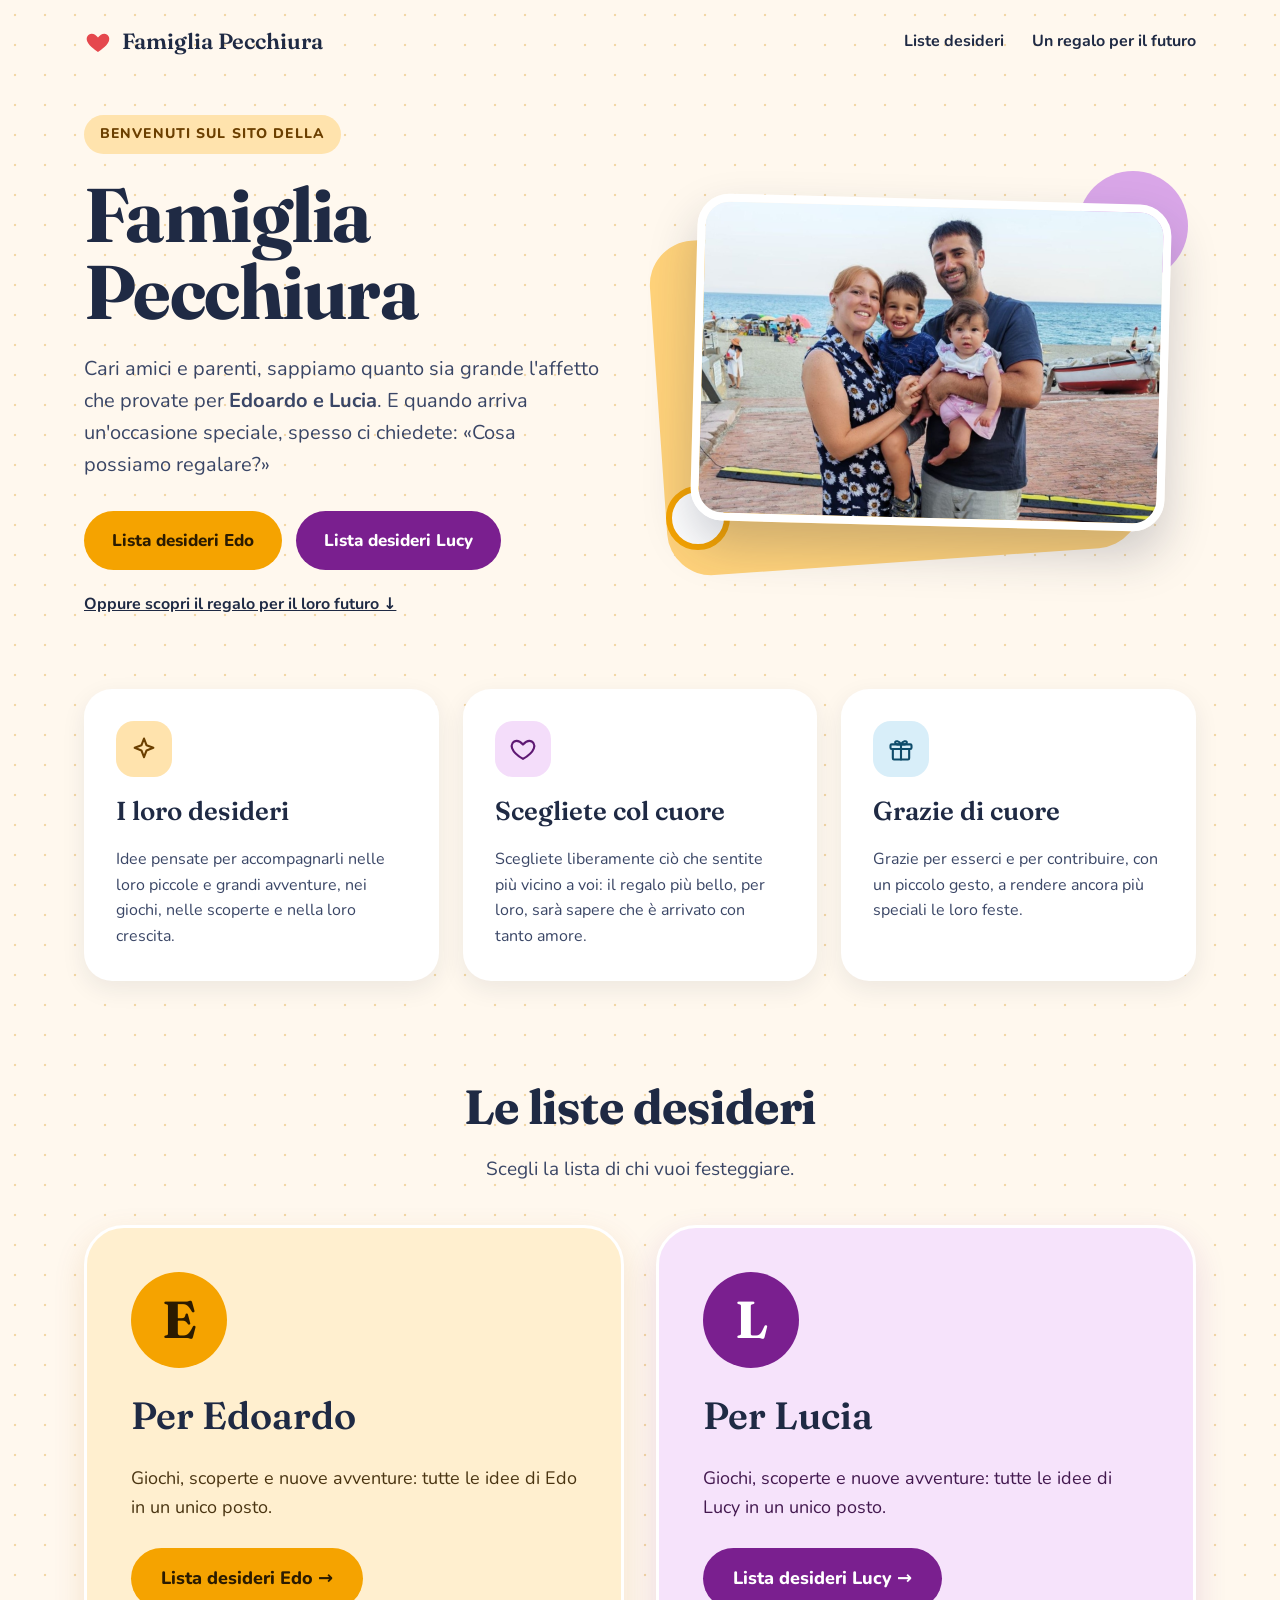
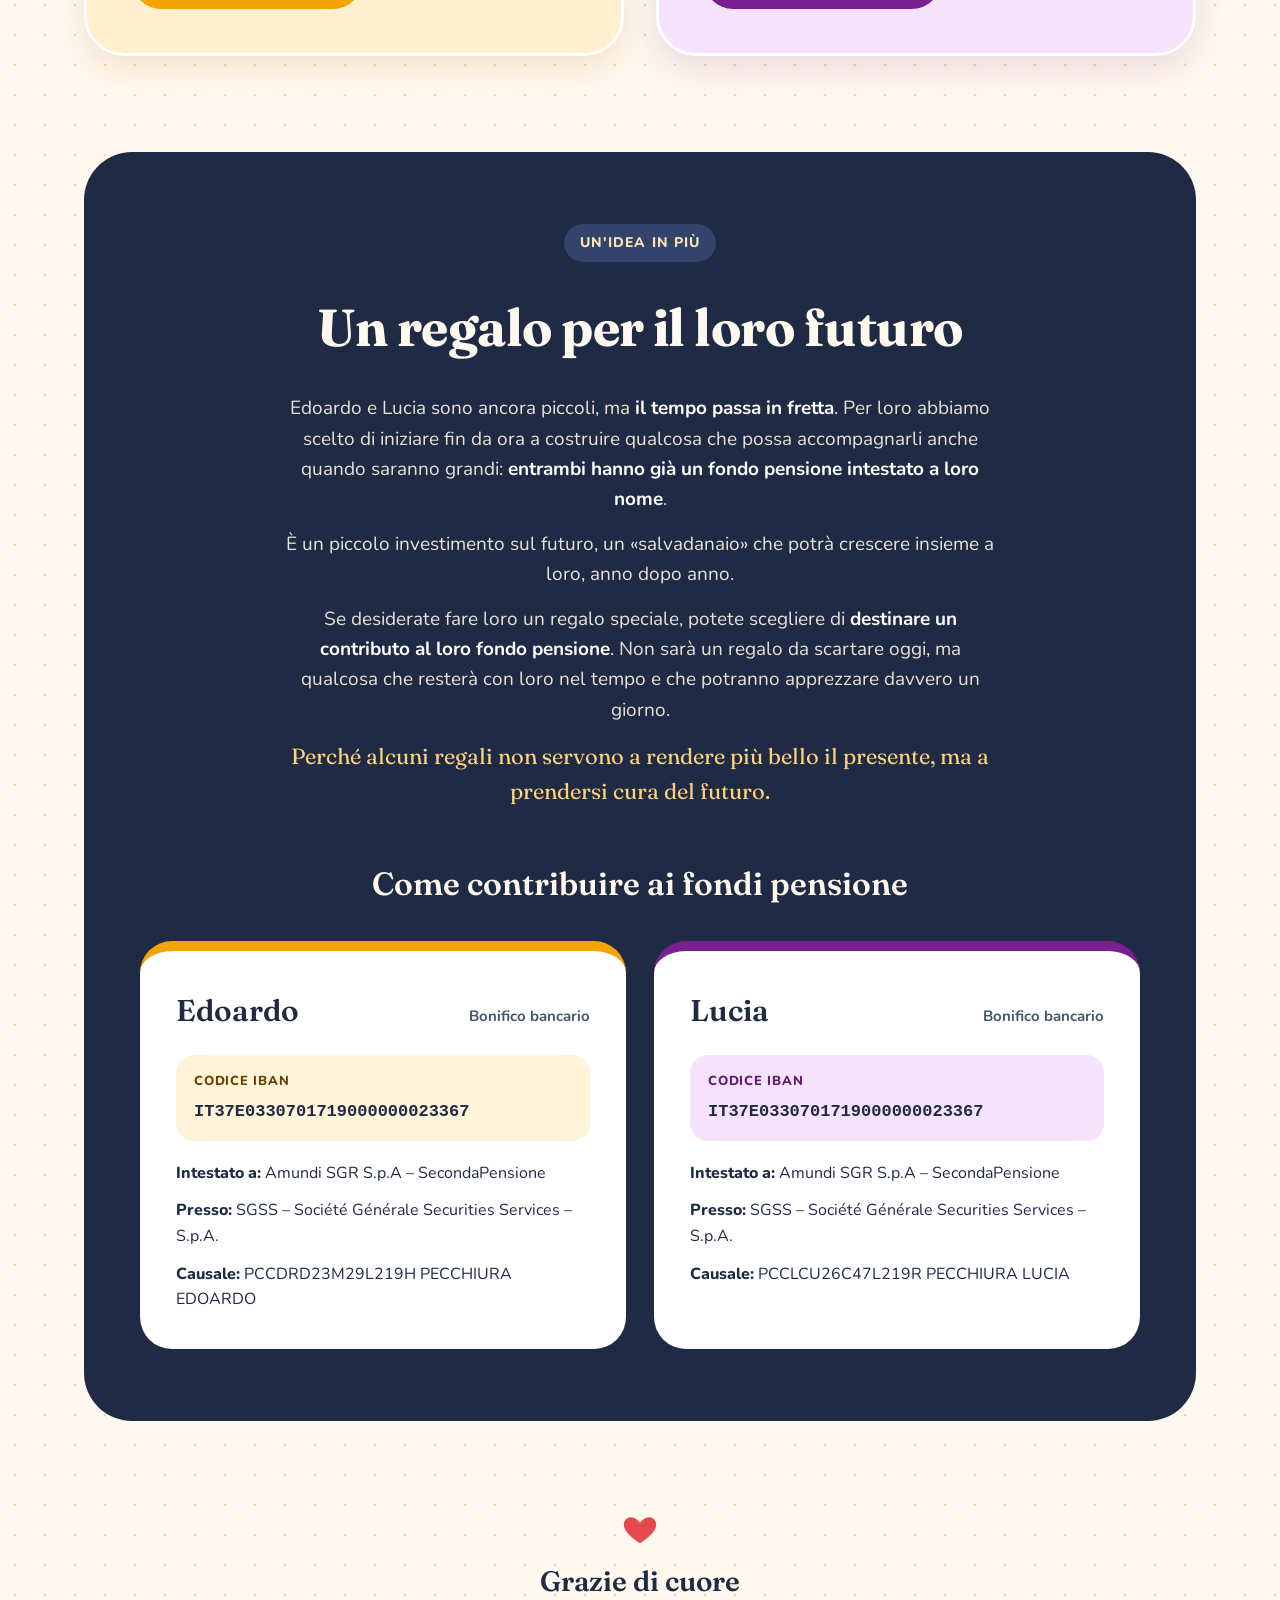
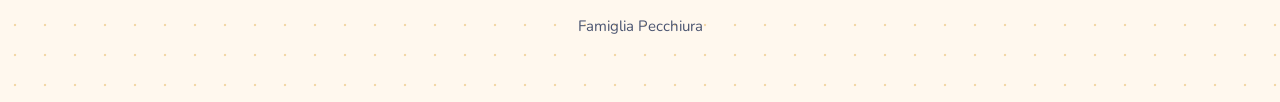
<file: index.html>
<!doctype html>
<html lang="it">

<head>
  <meta charset="utf-8">
  <meta name="viewport" content="width=device-width, initial-scale=1">
  <meta name="robots" content="index, follow" />
  <meta property="og:site_name" content="Famiglia Pecchiura" />
  <meta property="og:title" content="Famiglia | Pecchiura" />
  <meta property="og:description" content="Scopri il nostro sito di famiglia." />
  <meta property="og:image" content="https://pecchiura.it/assets/img/cover2-xl.jpg" />
  <meta property="og:image:url" content="https://pecchiura.it/assets/img/cover2-xl.jpg" />
  <meta property="og:image:secure_url" content="https://pecchiura.it/assets/img/cover2-xl.jpg" />
  <meta property="og:image:alt" content="Famiglia Pecchiura" />
  <title>Famiglia Pecchiura</title>
  <link rel="preconnect" href="https://fonts.googleapis.com">
  <link href="https://fonts.googleapis.com/css2?family=Fraunces:opsz,wght@9..144,500;9..144,600;9..144,700&amp;family=Nunito:wght@400;600;700;800&amp;display=swap" rel="stylesheet">
  <link href="assets/css/style.css" rel="stylesheet">
</head>

<body>
  <div style="background-color: #FFF8EE; background-image: radial-gradient(#F2D7A6 1.3px, transparent 1.6px); background-size: 30px 30px; font-family: 'Nunito', system-ui, sans-serif; color: #1F2A44; line-height: 1.6; overflow: hidden">
    <!-- Barra superiore -->
    <header>
      <div class="inner">
        <svg width="28" height="28" viewBox="0 0 24 24" aria-hidden="true">
          <path d="M12 20.5s-7.5-4.4-9.3-9.1C1.5 8.3 3.3 5 6.6 5c2.2 0 3.7 1.3 5.4 3.2C13.7 6.3 15.2 5 17.4 5c3.3 0 5.1 3.3 3.9 6.4-1.8 4.7-9.3 9.1-9.3 9.1z" fill="#E5484D"></path>
        </svg>
        <span class="family">Famiglia Pecchiura</span>
      </div>
      <nav>
        <a class="decorationNone" href="#liste">Liste desideri</a>
        <a class="decorationNone" href="#futuro">Un regalo per il futuro</a>
      </nav>
    </header>

    <!-- Hero -->
    <section class="heroSection">
      <div class="inner">
        <span style="background: #FFE3AD; color: #6B3F00; font-weight: 800; font-size: 14px; letter-spacing: 0.08em; text-transform: uppercase; padding: 8px 16px; border-radius: 999px">Benvenuti sul sito della</span>
        <h1 style="margin: 0; font-family: 'Fraunces', Georgia, serif; font-weight: 700; font-size: 76px; line-height: 1.02; letter-spacing: -0.02em">Famiglia<br>Pecchiura</h1>
        <p style="margin: 0; font-size: 20px; max-width: 520px; color: #3A4666">Cari amici e parenti, sappiamo quanto sia grande l'affetto che provate per <strong>Edoardo e Lucia</strong>. E quando arriva un'occasione speciale, spesso ci chiedete:
          «Cosa possiamo regalare?»</p>
        <div style="display: flex; flex-wrap: wrap; gap: 14px; margin-top: 8px">
          <a href="https://www.amazon.it/hz/wishlist/ls/1K9VAUGXV0LPS?ref_=wl_share" target="_blank"
            style="background: #F5A300; color: #2B1B00; text-decoration: none; font-weight: 800; font-size: 17px; padding: 16px 28px; border-radius: 999px; min-height: 22px">Lista desideri Edo</a>
          <a href="https://www.amazon.it/hz/wishlist/ls/2EHET0DNZ7TQL?ref_=wl_share" target="_blank"
            style="background: #7A1F8F; color: #FFFFFF; text-decoration: none; font-weight: 800; font-size: 17px; padding: 16px 28px; border-radius: 999px; min-height: 22px">Lista desideri Lucy</a>
        </div>
        <a href="#futuro" style="font-weight: 700; font-size: 16px; color: #1F2A44">Oppure scopri il regalo per il loro futuro ↓</a>
      </div>

      <div style="flex: 1 1 460px; min-width: 0; position: relative; padding: 28px 28px 36px 36px; box-sizing: border-box">
        <div style="position: absolute; left: 0; top: 56px; right: 64px; bottom: 0; background: #FFD27A; border-radius: 44px; transform: rotate(-4deg)"></div>
        <div style="position: absolute; right: 8px; top: 0; width: 110px; height: 110px; background: #D9A6E8; border-radius: 999px"></div>
        <div style="position: absolute; left: 8px; bottom: 12px; width: 64px; height: 64px; background: #FFFFFF; border-radius: 999px; border: 6px solid #F5A300; box-sizing: border-box"></div>
        <img src="./assets/ad25692ab57b6e70c7fb5a49d28659f0.jpg" alt="Edoardo, Lucia e i loro genitori sulla spiaggia"
          style="position: relative; display: block; width: 100%; height: auto; aspect-ratio: 1200 / 828; object-fit: cover; border-radius: 32px; border: 8px solid #FFFFFF; box-sizing: border-box; box-shadow: 0 24px 48px rgba(31,42,68,0.22); transform: rotate(1.5deg)">
      </div>
    </section>

    <!-- Tre idee -->
    <section style="max-width: 1160px; margin: 0 auto; padding: 0 24px 88px; box-sizing: border-box; display: flex; flex-wrap: wrap; gap: 24px">
      <div style="flex: 1 1 300px; min-width: 0; background: #FFFFFF; border-radius: 28px; padding: 32px; box-sizing: border-box; box-shadow: 0 8px 24px rgba(31,42,68,0.08); display: flex; flex-direction: column; gap: 14px">
        <div style="width: 56px; height: 56px; border-radius: 18px; background: #FFE3AD; display: flex; align-items: center; justify-content: center">
          <svg width="28" height="28" viewBox="0 0 24 24" fill="none" stroke="#6B3F00" stroke-width="1.8" stroke-linecap="round" stroke-linejoin="round" aria-hidden="true">
            <path d="M12 3l2.2 5.8L20 11l-5.8 2.2L12 19l-2.2-5.8L4 11l5.8-2.2z"></path>
          </svg>
        </div>
        <h2 style="margin: 0; font-family: 'Fraunces', Georgia, serif; font-weight: 600; font-size: 26px">I loro desideri</h2>
        <p style="margin: 0; color: #3A4666">Idee pensate per accompagnarli nelle loro piccole e grandi avventure, nei giochi, nelle scoperte e nella loro crescita.</p>
      </div>
      <div style="flex: 1 1 300px; min-width: 0; background: #FFFFFF; border-radius: 28px; padding: 32px; box-sizing: border-box; box-shadow: 0 8px 24px rgba(31,42,68,0.08); display: flex; flex-direction: column; gap: 14px">
        <div style="width: 56px; height: 56px; border-radius: 18px; background: #F4DDFA; display: flex; align-items: center; justify-content: center">
          <svg width="28" height="28" viewBox="0 0 24 24" fill="none" stroke="#5E1873" stroke-width="1.8" stroke-linecap="round" stroke-linejoin="round" aria-hidden="true">
            <path d="M12 20.5s-7.5-4.4-9.3-9.1C1.5 8.3 3.3 5 6.6 5c2.2 0 3.7 1.3 5.4 3.2C13.7 6.3 15.2 5 17.4 5c3.3 0 5.1 3.3 3.9 6.4-1.8 4.7-9.3 9.1-9.3 9.1z"></path>
          </svg>
        </div>
        <h2 style="margin: 0; font-family: 'Fraunces', Georgia, serif; font-weight: 600; font-size: 26px">Scegliete col cuore</h2>
        <p style="margin: 0; color: #3A4666">Scegliete liberamente ciò che sentite più vicino a voi: il regalo più bello, per loro, sarà sapere che è arrivato con tanto amore.</p>
      </div>
      <div style="flex: 1 1 300px; min-width: 0; background: #FFFFFF; border-radius: 28px; padding: 32px; box-sizing: border-box; box-shadow: 0 8px 24px rgba(31,42,68,0.08); display: flex; flex-direction: column; gap: 14px">
        <div style="width: 56px; height: 56px; border-radius: 18px; background: #D8EEF9; display: flex; align-items: center; justify-content: center">
          <svg width="28" height="28" viewBox="0 0 24 24" fill="none" stroke="#0F4C6B" stroke-width="1.8" stroke-linecap="round" stroke-linejoin="round" aria-hidden="true">
            <rect x="3" y="8" width="18" height="4" rx="1"></rect>
            <rect x="5" y="12" width="14" height="9" rx="1"></rect>
            <path d="M12 8v13"></path>
            <path d="M12 8c-1.5-3-5-3.5-5-1.5S10 8 12 8zm0 0c1.5-3 5-3.5 5-1.5S14 8 12 8z"></path>
          </svg>
        </div>
        <h2 style="margin: 0; font-family: 'Fraunces', Georgia, serif; font-weight: 600; font-size: 26px">Grazie di cuore</h2>
        <p style="margin: 0; color: #3A4666">Grazie per esserci e per contribuire, con un piccolo gesto, a rendere ancora più speciali le loro feste.</p>
      </div>
    </section>

    <!-- Liste desideri -->
    <section id="liste" style="max-width: 1160px; margin: 0 auto; padding: 0 24px 96px; box-sizing: border-box">
      <div style="text-align: center; margin-bottom: 40px">
        <h2 style="margin: 0 0 8px; font-family: 'Fraunces', Georgia, serif; font-weight: 700; font-size: 48px; letter-spacing: -0.01em">Le liste desideri</h2>
        <p style="margin: 0; font-size: 19px; color: #3A4666">Scegli la lista di chi vuoi festeggiare.</p>
      </div>
      <div style="display: flex; flex-wrap: wrap; gap: 32px">

        <div
          style="flex: 1 1 440px; min-width: 0; background: #FFEFCF; border-radius: 40px; padding: 44px; box-sizing: border-box; display: flex; flex-direction: column; align-items: flex-start; gap: 18px; border: 3px solid #FFFFFF; box-shadow: 0 12px 32px rgba(180,95,0,0.14)">
          <div style="width: 96px; height: 96px; border-radius: 999px; background: #F5A300; color: #2B1B00; display: flex; align-items: center; justify-content: center; font-family: 'Fraunces', Georgia, serif; font-weight: 700; font-size: 52px">E
          </div>
          <h3 style="margin: 0; font-family: 'Fraunces', Georgia, serif; font-weight: 600; font-size: 38px">Per Edoardo</h3>
          <p style="margin: 0; font-size: 18px; color: #4A3512">Giochi, scoperte e nuove avventure: tutte le idee di Edo in un unico posto.</p>
          <a href="https://www.amazon.it/hz/wishlist/ls/1K9VAUGXV0LPS?ref_=wl_share" target="_blank"
            style="margin-top: 8px; background: #F5A300; color: #2B1B00; text-decoration: none; font-weight: 800; font-size: 18px; padding: 16px 30px; border-radius: 999px">Lista desideri Edo →</a>
        </div>

        <div
          style="flex: 1 1 440px; min-width: 0; background: #F6E3FB; border-radius: 40px; padding: 44px; box-sizing: border-box; display: flex; flex-direction: column; align-items: flex-start; gap: 18px; border: 3px solid #FFFFFF; box-shadow: 0 12px 32px rgba(122,31,143,0.14)">
          <div style="width: 96px; height: 96px; border-radius: 999px; background: #7A1F8F; color: #FFFFFF; display: flex; align-items: center; justify-content: center; font-family: 'Fraunces', Georgia, serif; font-weight: 700; font-size: 52px">L
          </div>
          <h3 style="margin: 0; font-family: 'Fraunces', Georgia, serif; font-weight: 600; font-size: 38px">Per Lucia</h3>
          <p style="margin: 0; font-size: 18px; color: #43194F">Giochi, scoperte e nuove avventure: tutte le idee di Lucy in un unico posto.</p>
          <a href="https://www.amazon.it/hz/wishlist/ls/2EHET0DNZ7TQL?ref_=wl_share" target="_blank"
            style="margin-top: 8px; background: #7A1F8F; color: #FFFFFF; text-decoration: none; font-weight: 800; font-size: 18px; padding: 16px 30px; border-radius: 999px">Lista desideri Lucy →</a>
        </div>

      </div>
    </section>

    <!-- Regalo per il futuro -->
    <section id="futuro" style="max-width: 1160px; margin: 0 auto 88px; padding: 0 24px; box-sizing: border-box">
      <div style="background: #1F2A44; color: #FFF8EE; border-radius: 48px; padding: 72px 56px; box-sizing: border-box; display: flex; flex-direction: column; align-items: center; gap: 24px">
        <span style="background: #34436B; color: #FFE3AD; font-weight: 800; font-size: 14px; letter-spacing: 0.08em; text-transform: uppercase; padding: 8px 16px; border-radius: 999px">Un'idea in più</span>
        <h2 style="margin: 0; font-family: 'Fraunces', Georgia, serif; font-weight: 700; font-size: 52px; letter-spacing: -0.01em; text-align: center">Un regalo per il loro futuro</h2>
        <div style="max-width: 720px; display: flex; flex-direction: column; gap: 14px; text-align: center; font-size: 19px; color: #E8E3D8">
          <p style="margin: 0">Edoardo e Lucia sono ancora piccoli, ma <strong style="color: #FFFFFF">il tempo passa in fretta</strong>. Per loro abbiamo scelto di iniziare fin da ora a costruire qualcosa che possa accompagnarli anche quando
            saranno grandi: <strong style="color: #FFFFFF">entrambi hanno già un fondo pensione intestato a loro nome</strong>.</p>
          <p style="margin: 0">È un piccolo investimento sul futuro, un «salvadanaio» che potrà crescere insieme a loro, anno dopo anno.</p>
          <p style="margin: 0">Se desiderate fare loro un regalo speciale, potete scegliere di <strong style="color: #FFFFFF">destinare un contributo al loro fondo pensione</strong>. Non sarà un regalo da scartare oggi, ma qualcosa che resterà con
            loro nel tempo e che potranno apprezzare davvero un giorno.</p>
          <p style="margin: 0; font-family: 'Fraunces', Georgia, serif; font-size: 22px; color: #FFD27A">Perché alcuni regali non servono a rendere più bello il presente, ma a prendersi cura del futuro.</p>
        </div>

        <h3 style="margin: 24px 0 0; font-family: 'Fraunces', Georgia, serif; font-weight: 600; font-size: 32px; text-align: center">Come contribuire ai fondi pensione</h3>

        <div style="width: 100%; display: flex; flex-wrap: wrap; gap: 28px; margin-top: 8px">

          <!-- Edoardo -->
          <div style="flex: 1 1 420px; min-width: 0; background: #FFFFFF; color: #1F2A44; border-radius: 32px; padding: 36px; box-sizing: border-box; display: flex; flex-direction: column; gap: 20px; border-top: 10px solid #F5A300">
            <div style="display: flex; flex-wrap: wrap; align-items: baseline; justify-content: space-between; gap: 8px">
              <h4 style="margin: 0; font-family: 'Fraunces', Georgia, serif; font-weight: 600; font-size: 30px">Edoardo</h4>
              <span style="font-weight: 700; font-size: 15px; color: #4A5470">Bonifico bancario</span>
            </div>
            <div style="display: flex; flex-direction: column; gap: 6px; background: #FFF3D9; border-radius: 18px; padding: 16px 18px">
              <span style="font-weight: 800; font-size: 13px; letter-spacing: 0.06em; text-transform: uppercase; color: #6B3F00">Codice IBAN</span>
              <div style="display: flex; flex-wrap: wrap; align-items: center; justify-content: space-between; gap: 12px">
                <span style="font-family: ui-monospace, 'SF Mono', Menlo, Consolas, monospace; font-weight: 700; font-size: 17px; word-break: break-all">IT37E0330701719000000023367</span>
              </div>
            </div>
            <div style="display: flex; flex-direction: column; gap: 12px; font-size: 16px">
              <div><span style="font-weight: 800">Intestato a:</span> Amundi SGR S.p.A – SecondaPensione</div>
              <div><span style="font-weight: 800">Presso:</span> SGSS – Société Générale Securities Services – S.p.A.</div>
              <div><span style="font-weight: 800">Causale:</span> PCCDRD23M29L219H PECCHIURA EDOARDO</div>
            </div>
          </div>

          <!-- Lucia -->
          <div style="flex: 1 1 420px; min-width: 0; background: #FFFFFF; color: #1F2A44; border-radius: 32px; padding: 36px; box-sizing: border-box; display: flex; flex-direction: column; gap: 20px; border-top: 10px solid #7A1F8F">
            <div style="display: flex; flex-wrap: wrap; align-items: baseline; justify-content: space-between; gap: 8px">
              <h4 style="margin: 0; font-family: 'Fraunces', Georgia, serif; font-weight: 600; font-size: 30px">Lucia</h4>
              <span style="font-weight: 700; font-size: 15px; color: #4A5470">Bonifico bancario</span>
            </div>
            <div style="display: flex; flex-direction: column; gap: 6px; background: #F6E3FB; border-radius: 18px; padding: 16px 18px">
              <span style="font-weight: 800; font-size: 13px; letter-spacing: 0.06em; text-transform: uppercase; color: #5E1873">Codice IBAN</span>
              <div style="display: flex; flex-wrap: wrap; align-items: center; justify-content: space-between; gap: 12px">
                <span style="font-family: ui-monospace, 'SF Mono', Menlo, Consolas, monospace; font-weight: 700; font-size: 17px; word-break: break-all">IT37E0330701719000000023367</span>
              </div>
            </div>
            <div style="display: flex; flex-direction: column; gap: 12px; font-size: 16px">
              <div><span style="font-weight: 800">Intestato a:</span> Amundi SGR S.p.A – SecondaPensione</div>
              <div><span style="font-weight: 800">Presso:</span> SGSS – Société Générale Securities Services – S.p.A.</div>
              <div><span style="font-weight: 800">Causale:</span> PCCLCU26C47L219R PECCHIURA LUCIA</div>
            </div>
          </div>

        </div>
      </div>
    </section>

    <!-- Footer -->
    <footer style="max-width: 1160px; margin: 0 auto; padding: 0 24px 64px; box-sizing: border-box; display: flex; flex-direction: column; align-items: center; gap: 10px; text-align: center">
      <svg width="40" height="40" viewBox="0 0 24 24" aria-hidden="true">
        <path d="M12 20.5s-7.5-4.4-9.3-9.1C1.5 8.3 3.3 5 6.6 5c2.2 0 3.7 1.3 5.4 3.2C13.7 6.3 15.2 5 17.4 5c3.3 0 5.1 3.3 3.9 6.4-1.8 4.7-9.3 9.1-9.3 9.1z" fill="#E5484D"></path>
      </svg>
      <p style="margin: 0; font-family: 'Fraunces', Georgia, serif; font-weight: 600; font-size: 28px">Grazie di cuore</p>
      <p style="margin: 0; font-size: 15px; color: #4A5470">Famiglia Pecchiura</p>
    </footer>

  </div>
</body>

</html>
</file>
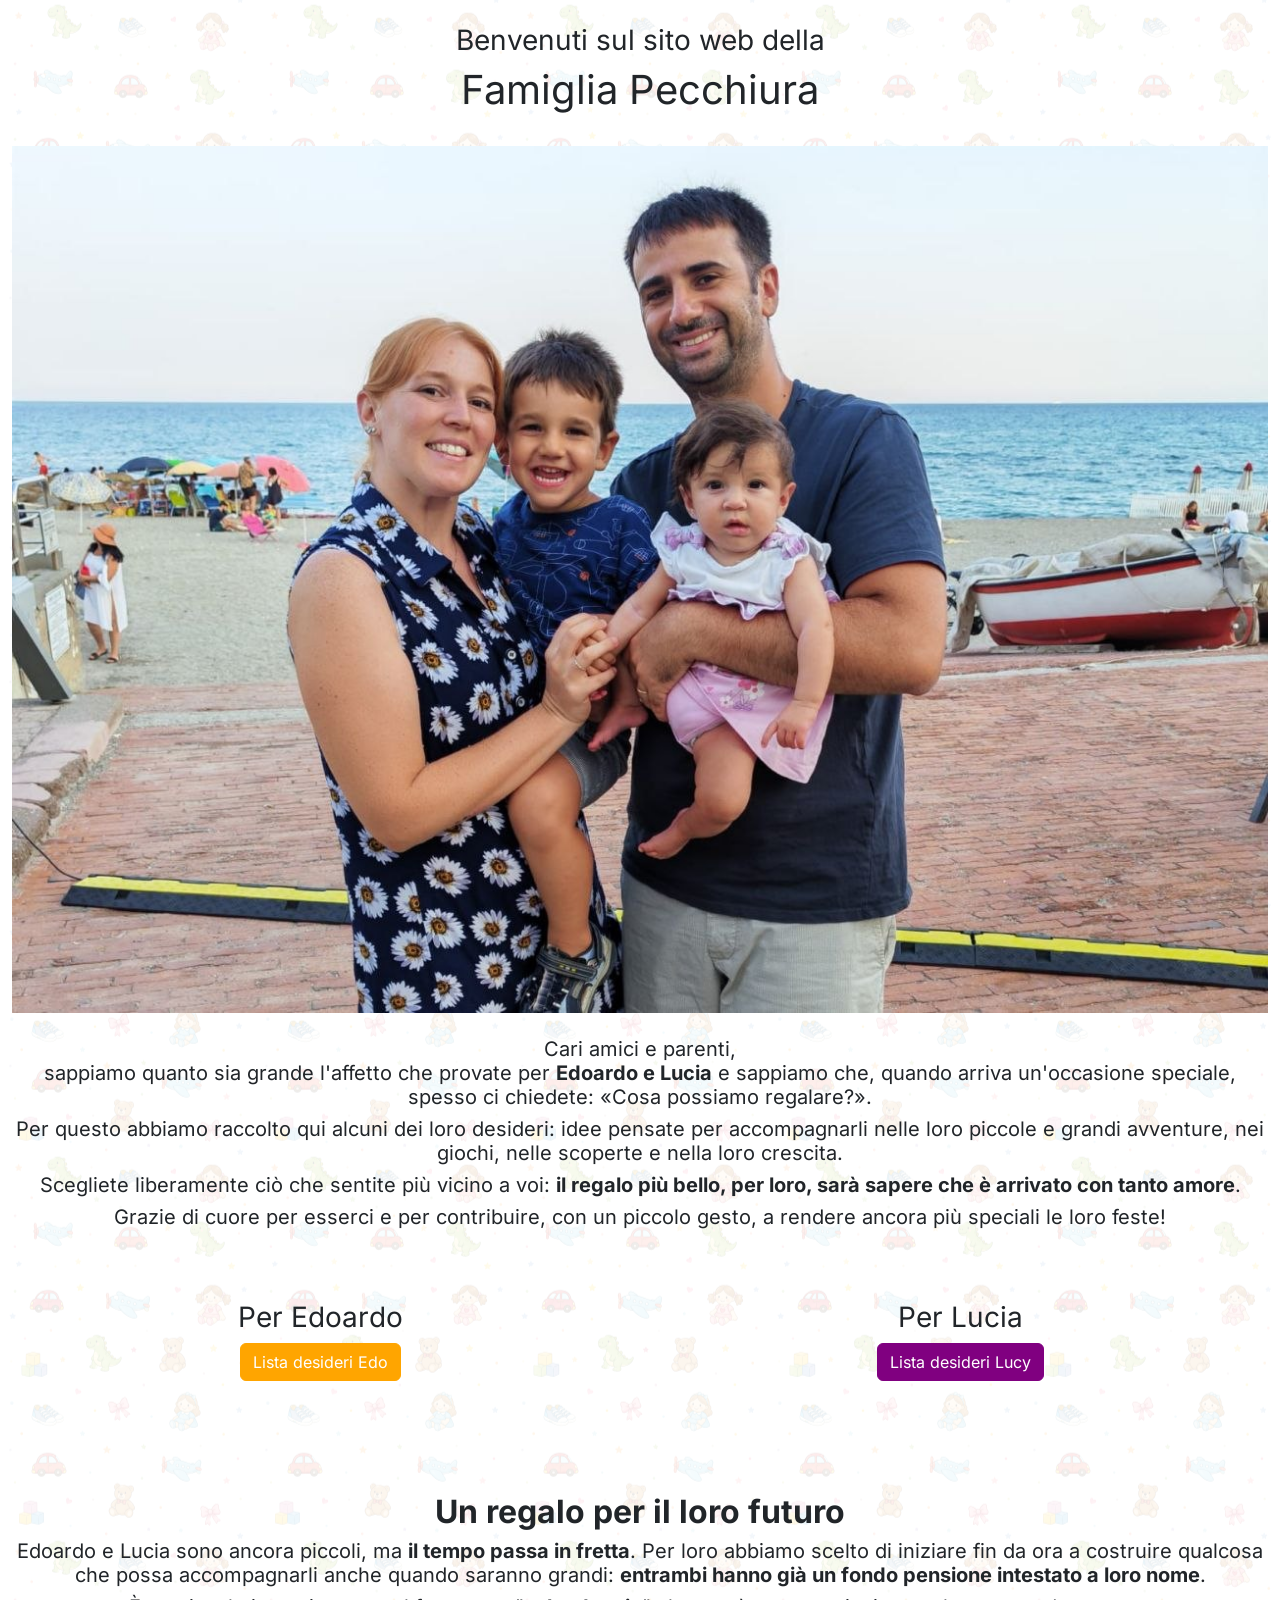
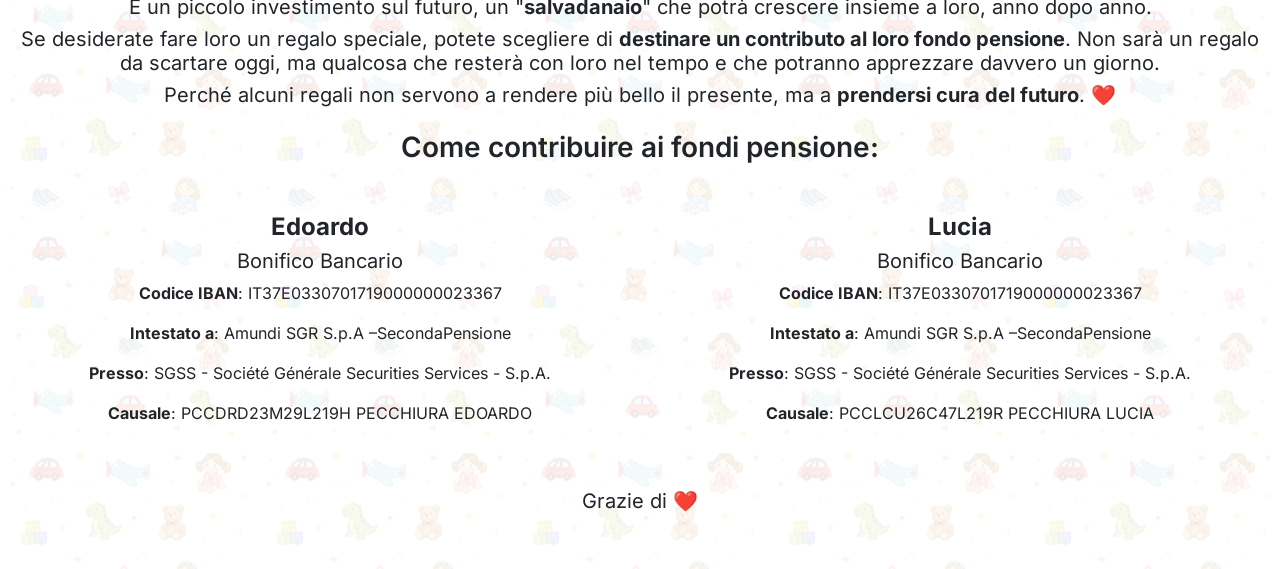
<file: old/index.html>
<!doctype html>
<html lang="it">

<head>
  <meta charset="utf-8">
  <meta name="viewport" content="width=device-width, initial-scale=1">
  <meta name="robots" content="index, follow" />
  <meta property="og:site_name" content="Famiglia Pecchiura" />
  <meta property="og:title" content="Famiglia | Pecchiura" />
  <meta property="og:description" content="Scopri il nostro sito di famiglia." />
  <meta property="og:image" content="https://pecchiura.it/assets/img/cover2-xl.jpg" />
  <meta property="og:image:url" content="https://pecchiura.it/assets/img/cover2-xl.jpg" />
  <meta property="og:image:secure_url" content="https://pecchiura.it/assets/img/cover2-xl.jpg" />
  <meta property="og:image:alt" content="Famiglia Pecchiura" />
  <title>Famiglia Pecchiura</title>
  <link rel="icon" type="image/x-icon" href="assets/img/favicon.ico">
  <link href="https://cdn.jsdelivr.net/npm/bootstrap@5.3.3/dist/css/bootstrap.min.css" rel="stylesheet" integrity="sha384-QWTKZyjpPEjISv5WaRU9OFeRpok6YctnYmDr5pNlyT2bRjXh0JMhjY6hW+ALEwIH" crossorigin="anonymous">
  <link href="assets/css/fonts.css" rel="stylesheet">
  <link href="assets/css/style.css" rel="stylesheet">
</head>

<body>
  <div class="body-inner">
    <div class="container-xxl">
      <div class="row header py-4">
        <div class="col text-center">
          <h3>Benvenuti sul sito web della</h3>
          <h1>Famiglia Pecchiura</h1>
        </div>
      </div>
      <div class="row main mb-4">
        <div class="col-12 text-center">
          <picture>
            <source media="(min-width:768px)" srcset="assets/img/cover2-xl.jpg">
            <img src="assets/img/cover2.jpg" alt="Famiglia Pecchiura" style="width:auto;">
          </picture>
        </div>
      </div>
      <div class="row">
        <div class="col-12 text-center">
          <!-- <h5>Cari amici e parenti, sappiamo quanto sia grande il vostro affetto per Edoardo e Lucia. Spesso ci chiedete: «Cosa possiamo regalare?». Per aiutarvi a scegliere qualcosa che sappia davvero emozionarli e che venga utilizzata con gioia,
            abbiamo raccolto qui i loro desideri.<br>Grazie di cuore per il vostro amore e per contribuire a realizzare i loro sogni!</h5> -->
          <h5>
            Cari amici e parenti,<br>
            sappiamo quanto sia grande l'affetto che provate per <b>Edoardo e Lucia</b> e sappiamo che, quando arriva un'occasione speciale, spesso ci chiedete: «Cosa possiamo regalare?».</h5>
          <h5>Per questo abbiamo raccolto qui alcuni dei loro desideri: idee pensate per accompagnarli nelle loro piccole e grandi avventure, nei giochi, nelle scoperte e nella loro crescita.</h5>
          <h5>Scegliete liberamente ciò che sentite più vicino a voi: <b>il regalo più bello, per loro, sarà sapere che è arrivato con tanto amore</b>.</h5>
          <h5>Grazie di cuore per esserci e per contribuire, con un piccolo gesto, a rendere ancora più speciali le loro feste!
          </h5>

        </div>
      </div>
      <div class="row text-center my-4 py-4">
        <div class="col-12 col-md-6 py-3">
          <h3>Per Edoardo</h3>
          <a class="btn btn-primary btn-edo" href="https://www.amazon.it/hz/wishlist/ls/1K9VAUGXV0LPS?ref_=wl_share" target="_blank">Lista desideri Edo</a>
        </div>
        <div class="col-12 col-md-6 py-3">
          <h3>Per Lucia</h3>
          <a class="btn btn-primary btn-lucy" href="https://www.amazon.it/hz/wishlist/ls/2EHET0DNZ7TQL?ref_=wl_share" target="_blank">Lista desideri Lucy</a>
        </div>
      </div>
      <div class="row text-center fondi_pensione my-5">
        <div class="col-12 my-4">
          <h2><strong>Un regalo per il loro futuro</strong></h2>
          <h5>Edoardo e Lucia sono ancora piccoli, ma <b>il tempo passa in fretta</b>. Per loro abbiamo scelto di iniziare fin da ora a costruire qualcosa che possa accompagnarli anche quando saranno grandi: <b>entrambi hanno già un fondo pensione intestato a
            loro nome</b>.
          </h5>
          <h5>È un piccolo investimento sul futuro, un "<b>salvadanaio</b>" che potrà crescere insieme a loro, anno dopo anno.
          </h5>
          <h5>Se desiderate fare loro un regalo speciale, potete scegliere di <b>destinare un contributo al loro fondo pensione</b>. Non sarà un regalo da scartare oggi, ma qualcosa che resterà con loro nel tempo e che potranno apprezzare davvero un giorno.
          </h5>
          <h5>Perché alcuni regali non servono a rendere più bello il presente, ma a <b>prendersi cura del futuro</b>. ❤️
          </h5>
          <h3 class="my-4 fw600">Come contribuire ai fondi pensione:</h3>
        </div>
        <div class="col-12 col-md-6">
          <h4><strong>Edoardo</strong></h4>
          <h5>Bonifico Bancario</h5>
          <p><strong>Codice IBAN</strong>: IT37E0330701719000000023367</p>
          <p><strong>Intestato a</strong>: Amundi SGR S.p.A –SecondaPensione</p>
          <p><strong>Presso</strong>: SGSS - Société Générale Securities Services - S.p.A.</p>
          <p><strong>Causale</strong>: PCCDRD23M29L219H PECCHIURA EDOARDO</p>
        </div>
        <div class="col-12 col-md-6">
          <h4><strong>Lucia</strong></h4>
          <h5>Bonifico Bancario</h5>
          <p><strong>Codice IBAN</strong>: IT37E0330701719000000023367</p>
          <p><strong>Intestato a</strong>: Amundi SGR S.p.A –SecondaPensione</p>
          <p><strong>Presso</strong>: SGSS - Société Générale Securities Services - S.p.A.</p>
          <p><strong>Causale</strong>: PCCLCU26C47L219R PECCHIURA LUCIA</p>
        </div>
      </div>
      <div class="row text-center pb-5">
        <h5>Grazie di ❤️</h5>
      </div>
    </div>
  </div>
  <script src="https://cdn.jsdelivr.net/npm/bootstrap@5.3.3/dist/js/bootstrap.bundle.min.js" integrity="sha384-YvpcrYf0tY3lHB60NNkmXc5s9fDVZLESaAA55NDzOxhy9GkcIdslK1eN7N6jIeHz" crossorigin="anonymous"></script>
</body>

</html>
</file>
<file: assets/css/style.css>
html {
  scroll-behavior: smooth;
}

body {
  margin: 0
}

header {
  max-width: 1160px;
  margin: 0 auto;
  padding: 24px 24px 0;
  box-sizing: border-box;
  display: flex;
  flex-wrap: wrap;
  align-items: center;
  justify-content: space-between;
  gap: 16px;
}

header>.inner {
  display: flex;
  align-items: center;
  gap: 10px;
}

span.family {
  font-family: 'Fraunces', Georgia, serif;
  font-weight: 600;
  font-size: 22px;
}

nav {
  display: flex;
  flex-wrap: wrap;
  gap: 28px;
  font-weight: 700;
  font-size: 16px;
}

.decorationNone {
  text-decoration: none;
}

a {
  color: #1F2A44
}

a:hover {
  color: #B45F00
}

.heroSection {
  max-width: 1160px;
  margin: 0 auto;
  padding: 56px 24px 72px;
  box-sizing: border-box;
  display: flex;
  flex-wrap: wrap;
  align-items: center;
  gap: 56px;
}

.heroSection>.inner {
  flex: 1 1 440px;
  min-width: 0;
  display: flex;
  flex-direction: column;
  gap: 22px;
  align-items: flex-start;
}
</file>
<file: old/assets/css/fonts.css>
/* bebas-neue-regular - latin */
@font-face {
  font-display: swap;
  /* Check https://developer.mozilla.org/en-US/docs/Web/CSS/@font-face/font-display for other options. */
  font-family: 'Bebas Neue';
  font-style: normal;
  font-weight: 400;
  src: url('../fonts/bebas-neue-v14-latin-regular.woff2') format('woff2'),
    /* Chrome 36+, Opera 23+, Firefox 39+, Safari 12+, iOS 10+ */
    url('../fonts/bebas-neue-v14-latin-regular.ttf') format('truetype');
  /* Chrome 4+, Firefox 3.5+, IE 9+, Safari 3.1+, iOS 4.2+, Android Browser 2.2+ */
}

/* alumni-sans-300 - latin */
@font-face {
  font-display: swap;
  /* Check https://developer.mozilla.org/en-US/docs/Web/CSS/@font-face/font-display for other options. */
  font-family: 'Alumni Sans';
  font-style: normal;
  font-weight: 300;
  src: url('../fonts/alumni-sans-v18-latin-300.woff2') format('woff2'),
    /* Chrome 36+, Opera 23+, Firefox 39+, Safari 12+, iOS 10+ */
    url('../fonts/alumni-sans-v18-latin-300.ttf') format('truetype');
  /* Chrome 4+, Firefox 3.5+, IE 9+, Safari 3.1+, iOS 4.2+, Android Browser 2.2+ */
}

/* alumni-sans-300italic - latin */
@font-face {
  font-display: swap;
  /* Check https://developer.mozilla.org/en-US/docs/Web/CSS/@font-face/font-display for other options. */
  font-family: 'Alumni Sans';
  font-style: italic;
  font-weight: 300;
  src: url('../fonts/alumni-sans-v18-latin-300italic.woff2') format('woff2'),
    /* Chrome 36+, Opera 23+, Firefox 39+, Safari 12+, iOS 10+ */
    url('../fonts/alumni-sans-v18-latin-300italic.ttf') format('truetype');
  /* Chrome 4+, Firefox 3.5+, IE 9+, Safari 3.1+, iOS 4.2+, Android Browser 2.2+ */
}

/* alumni-sans-regular - latin */
@font-face {
  font-display: swap;
  /* Check https://developer.mozilla.org/en-US/docs/Web/CSS/@font-face/font-display for other options. */
  font-family: 'Alumni Sans';
  font-style: normal;
  font-weight: 400;
  src: url('../fonts/alumni-sans-v18-latin-regular.woff2') format('woff2'),
    /* Chrome 36+, Opera 23+, Firefox 39+, Safari 12+, iOS 10+ */
    url('../fonts/alumni-sans-v18-latin-regular.ttf') format('truetype');
  /* Chrome 4+, Firefox 3.5+, IE 9+, Safari 3.1+, iOS 4.2+, Android Browser 2.2+ */
}

/* alumni-sans-italic - latin */
@font-face {
  font-display: swap;
  /* Check https://developer.mozilla.org/en-US/docs/Web/CSS/@font-face/font-display for other options. */
  font-family: 'Alumni Sans';
  font-style: italic;
  font-weight: 400;
  src: url('../fonts/alumni-sans-v18-latin-italic.woff2') format('woff2'),
    /* Chrome 36+, Opera 23+, Firefox 39+, Safari 12+, iOS 10+ */
    url('../fonts/alumni-sans-v18-latin-italic.ttf') format('truetype');
  /* Chrome 4+, Firefox 3.5+, IE 9+, Safari 3.1+, iOS 4.2+, Android Browser 2.2+ */
}

/* alumni-sans-700 - latin */
@font-face {
  font-display: swap;
  /* Check https://developer.mozilla.org/en-US/docs/Web/CSS/@font-face/font-display for other options. */
  font-family: 'Alumni Sans';
  font-style: normal;
  font-weight: 700;
  src: url('../fonts/alumni-sans-v18-latin-700.woff2') format('woff2'),
    /* Chrome 36+, Opera 23+, Firefox 39+, Safari 12+, iOS 10+ */
    url('../fonts/alumni-sans-v18-latin-700.ttf') format('truetype');
  /* Chrome 4+, Firefox 3.5+, IE 9+, Safari 3.1+, iOS 4.2+, Android Browser 2.2+ */
}

/* alumni-sans-700italic - latin */
@font-face {
  font-display: swap;
  /* Check https://developer.mozilla.org/en-US/docs/Web/CSS/@font-face/font-display for other options. */
  font-family: 'Alumni Sans';
  font-style: italic;
  font-weight: 700;
  src: url('../fonts/alumni-sans-v18-latin-700italic.woff2') format('woff2'),
    /* Chrome 36+, Opera 23+, Firefox 39+, Safari 12+, iOS 10+ */
    url('../fonts/alumni-sans-v18-latin-700italic.ttf') format('truetype');
  /* Chrome 4+, Firefox 3.5+, IE 9+, Safari 3.1+, iOS 4.2+, Android Browser 2.2+ */
}

/* inter-regular - latin */
@font-face {
  font-display: swap; /* Check https://developer.mozilla.org/en-US/docs/Web/CSS/@font-face/font-display for other options. */
  font-family: 'Inter';
  font-style: normal;
  font-weight: 400;
  src: url('../fonts/inter-v20-latin-regular.woff2') format('woff2'), /* Chrome 36+, Opera 23+, Firefox 39+, Safari 12+, iOS 10+ */
       url('../fonts/inter-v20-latin-regular.ttf') format('truetype'); /* Chrome 4+, Firefox 3.5+, IE 9+, Safari 3.1+, iOS 4.2+, Android Browser 2.2+ */
}
/* inter-italic - latin */
@font-face {
  font-display: swap; /* Check https://developer.mozilla.org/en-US/docs/Web/CSS/@font-face/font-display for other options. */
  font-family: 'Inter';
  font-style: italic;
  font-weight: 400;
  src: url('../fonts/inter-v20-latin-italic.woff2') format('woff2'), /* Chrome 36+, Opera 23+, Firefox 39+, Safari 12+, iOS 10+ */
       url('../fonts/inter-v20-latin-italic.ttf') format('truetype'); /* Chrome 4+, Firefox 3.5+, IE 9+, Safari 3.1+, iOS 4.2+, Android Browser 2.2+ */
}
/* inter-600 - latin */
@font-face {
  font-display: swap; /* Check https://developer.mozilla.org/en-US/docs/Web/CSS/@font-face/font-display for other options. */
  font-family: 'Inter';
  font-style: normal;
  font-weight: 600;
  src: url('../fonts/inter-v20-latin-600.woff2') format('woff2'), /* Chrome 36+, Opera 23+, Firefox 39+, Safari 12+, iOS 10+ */
       url('../fonts/inter-v20-latin-600.ttf') format('truetype'); /* Chrome 4+, Firefox 3.5+, IE 9+, Safari 3.1+, iOS 4.2+, Android Browser 2.2+ */
}
/* inter-600italic - latin */
@font-face {
  font-display: swap; /* Check https://developer.mozilla.org/en-US/docs/Web/CSS/@font-face/font-display for other options. */
  font-family: 'Inter';
  font-style: italic;
  font-weight: 600;
  src: url('../fonts/inter-v20-latin-600italic.woff2') format('woff2'), /* Chrome 36+, Opera 23+, Firefox 39+, Safari 12+, iOS 10+ */
       url('../fonts/inter-v20-latin-600italic.ttf') format('truetype'); /* Chrome 4+, Firefox 3.5+, IE 9+, Safari 3.1+, iOS 4.2+, Android Browser 2.2+ */
}
/* inter-700 - latin */
@font-face {
  font-display: swap; /* Check https://developer.mozilla.org/en-US/docs/Web/CSS/@font-face/font-display for other options. */
  font-family: 'Inter';
  font-style: normal;
  font-weight: 700;
  src: url('../fonts/inter-v20-latin-700.woff2') format('woff2'), /* Chrome 36+, Opera 23+, Firefox 39+, Safari 12+, iOS 10+ */
       url('../fonts/inter-v20-latin-700.ttf') format('truetype'); /* Chrome 4+, Firefox 3.5+, IE 9+, Safari 3.1+, iOS 4.2+, Android Browser 2.2+ */
}
/* inter-700italic - latin */
@font-face {
  font-display: swap; /* Check https://developer.mozilla.org/en-US/docs/Web/CSS/@font-face/font-display for other options. */
  font-family: 'Inter';
  font-style: italic;
  font-weight: 700;
  src: url('../fonts/inter-v20-latin-700italic.woff2') format('woff2'), /* Chrome 36+, Opera 23+, Firefox 39+, Safari 12+, iOS 10+ */
       url('../fonts/inter-v20-latin-700italic.ttf') format('truetype'); /* Chrome 4+, Firefox 3.5+, IE 9+, Safari 3.1+, iOS 4.2+, Android Browser 2.2+ */
}
/* inter-800 - latin */
@font-face {
  font-display: swap; /* Check https://developer.mozilla.org/en-US/docs/Web/CSS/@font-face/font-display for other options. */
  font-family: 'Inter';
  font-style: normal;
  font-weight: 800;
  src: url('../fonts/inter-v20-latin-800.woff2') format('woff2'), /* Chrome 36+, Opera 23+, Firefox 39+, Safari 12+, iOS 10+ */
       url('../fonts/inter-v20-latin-800.ttf') format('truetype'); /* Chrome 4+, Firefox 3.5+, IE 9+, Safari 3.1+, iOS 4.2+, Android Browser 2.2+ */
}
/* inter-800italic - latin */
@font-face {
  font-display: swap; /* Check https://developer.mozilla.org/en-US/docs/Web/CSS/@font-face/font-display for other options. */
  font-family: 'Inter';
  font-style: italic;
  font-weight: 800;
  src: url('../fonts/inter-v20-latin-800italic.woff2') format('woff2'), /* Chrome 36+, Opera 23+, Firefox 39+, Safari 12+, iOS 10+ */
       url('../fonts/inter-v20-latin-800italic.ttf') format('truetype'); /* Chrome 4+, Firefox 3.5+, IE 9+, Safari 3.1+, iOS 4.2+, Android Browser 2.2+ */
}
/* inter-900 - latin */
@font-face {
  font-display: swap; /* Check https://developer.mozilla.org/en-US/docs/Web/CSS/@font-face/font-display for other options. */
  font-family: 'Inter';
  font-style: normal;
  font-weight: 900;
  src: url('../fonts/inter-v20-latin-900.woff2') format('woff2'), /* Chrome 36+, Opera 23+, Firefox 39+, Safari 12+, iOS 10+ */
       url('../fonts/inter-v20-latin-900.ttf') format('truetype'); /* Chrome 4+, Firefox 3.5+, IE 9+, Safari 3.1+, iOS 4.2+, Android Browser 2.2+ */
}
/* inter-900italic - latin */
@font-face {
  font-display: swap; /* Check https://developer.mozilla.org/en-US/docs/Web/CSS/@font-face/font-display for other options. */
  font-family: 'Inter';
  font-style: italic;
  font-weight: 900;
  src: url('../fonts/inter-v20-latin-900italic.woff2') format('woff2'), /* Chrome 36+, Opera 23+, Firefox 39+, Safari 12+, iOS 10+ */
       url('../fonts/inter-v20-latin-900italic.ttf') format('truetype'); /* Chrome 4+, Firefox 3.5+, IE 9+, Safari 3.1+, iOS 4.2+, Android Browser 2.2+ */
}
</file>
<file: old/assets/css/style.css>
img {
  max-width: 100%;
  height: auto;
}

body {
  /* font-family: 'Alumni Sans'; */
  font-family: 'Inter';
}

.fw500 {
  font-weight: 500 !important;
}

.fw600 {
  font-weight: 600 !important;
}

.body-inner {
  position: relative;
}

.body-inner::before {
  content: "";
  position: absolute;
  top: 0;
  left: 0;
  width: 100%;
  height: 100%;
  background-image: url('../img/background.jpg');
  background-repeat: repeat;
  background-size: 20%;
  background-position: center;
  opacity: 0.1;
  z-index: -1;
}

.btn {
  display: inline-block;
  width: auto;
  margin: auto;
}

.btn-edo,
.btn-edo:hover {
  background-color: orange;
  border-color: orange;
}

.btn-lucy,
.btn-lucy:hover {
  background-color: purple;
  border-color: purple;
}

.btn-edo:hover,
.btn-edo:focus,
.btn-edo:focus-visible,
.btn-edo:focus-within {
  background-color: #d78b00;
  border-color: #d78b00;
}

.btn-lucy:hover,
.btn-lucy:focus,
.btn-lucy:focus-visible,
.btn-lucy:focus-within {
  background-color: #c300c3;
  border-color: #c300c3;
}
</file>
